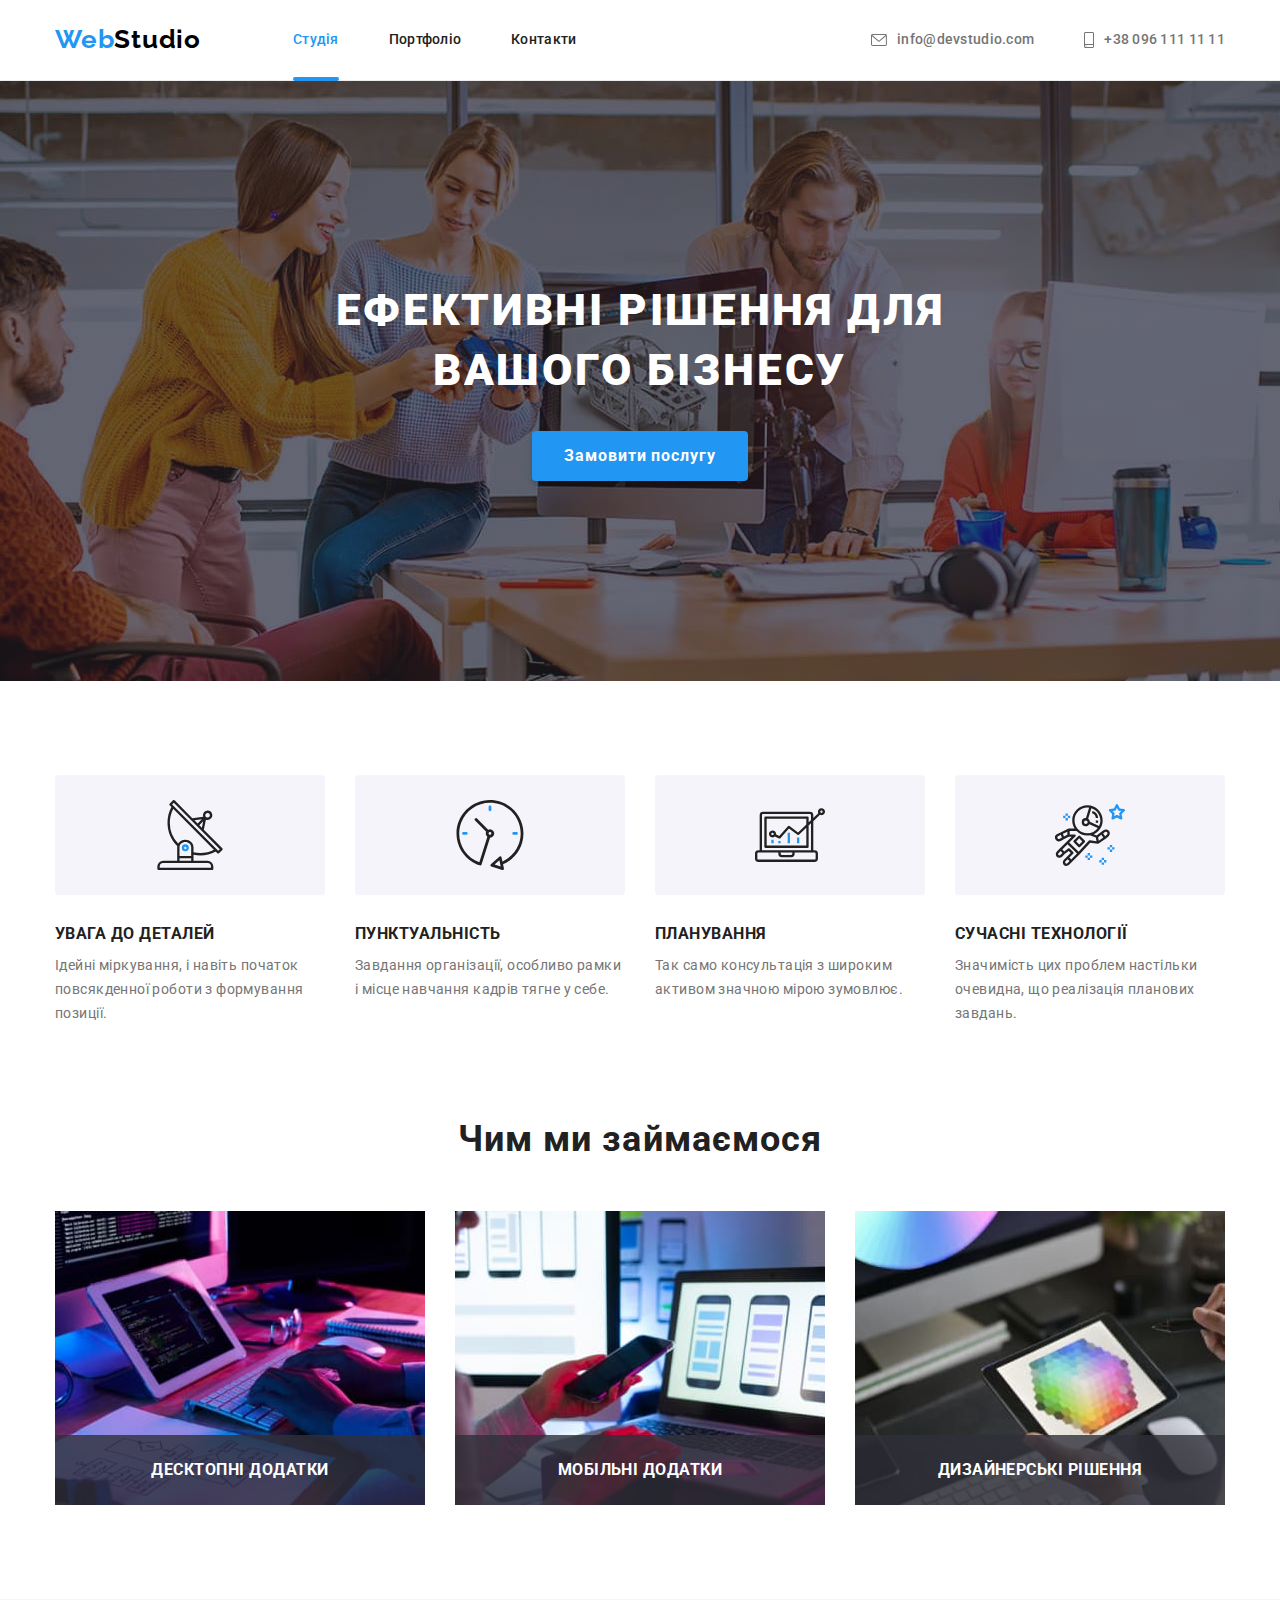
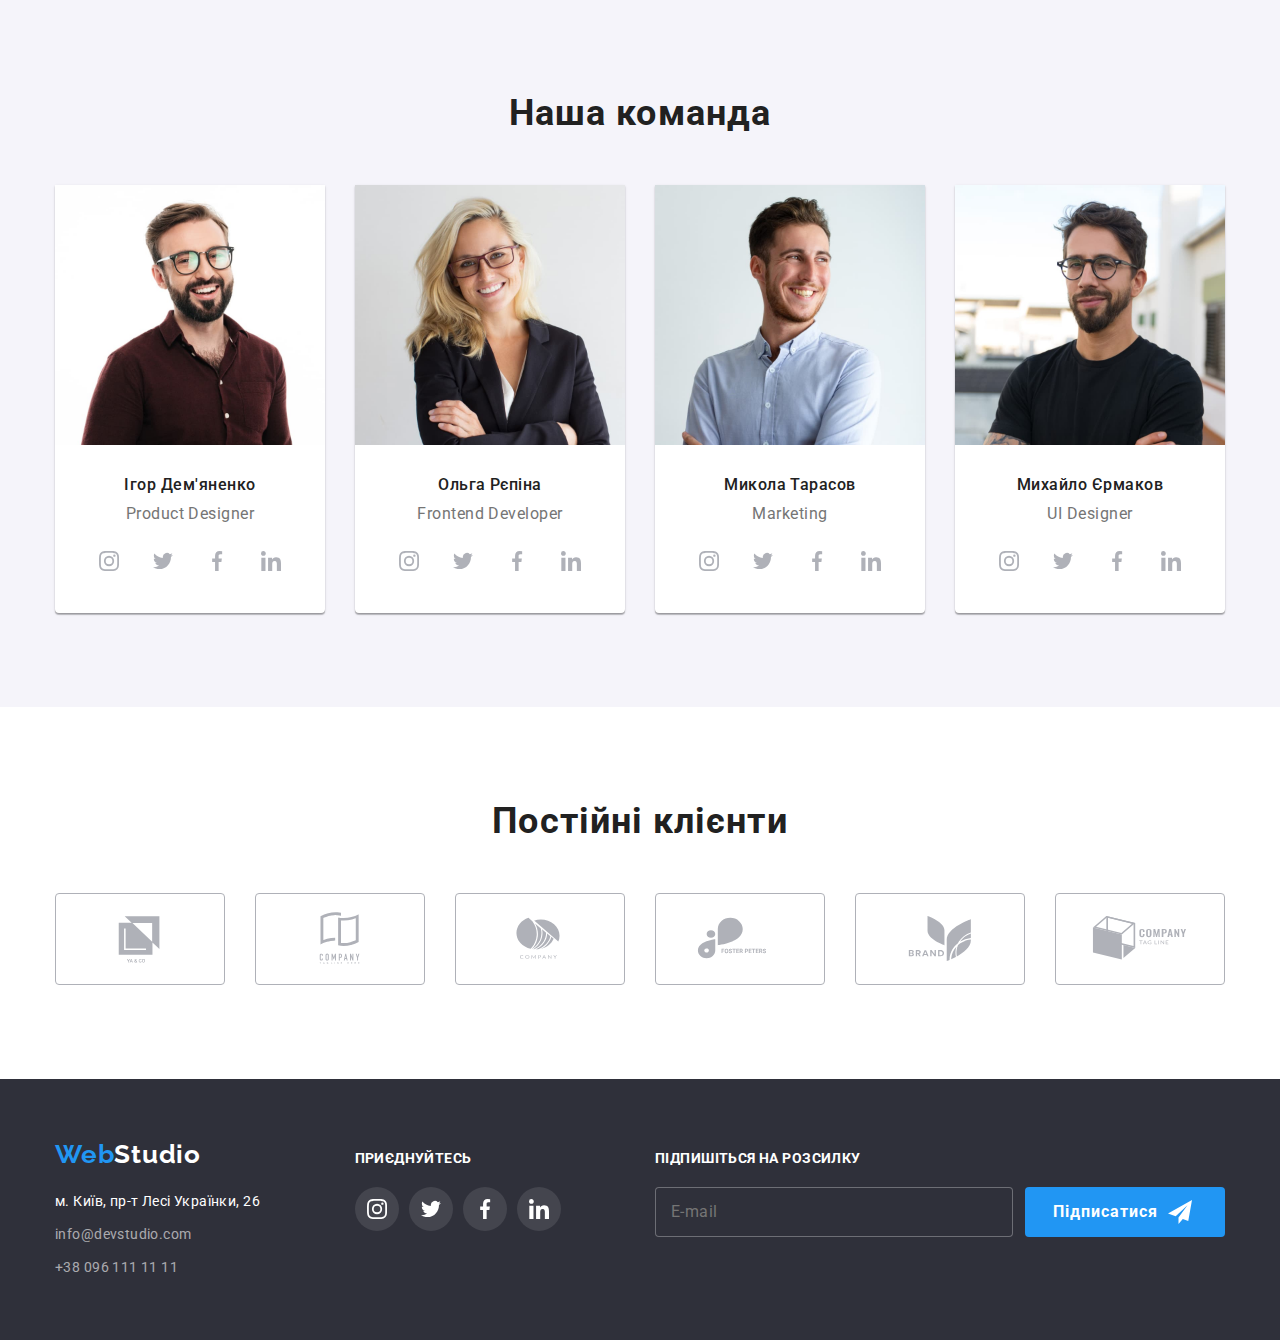
<file: index.html>
<!DOCTYPE html>
<html lang="uk">
  <head>
    <meta charset="UTF-8" />
    <meta http-equiv="X-UA-Compatible" content="IE=edge" />
    <meta name="viewport" content="width=device-width, initial-scale=1.0" />
    <title>Студія</title>
    <link
      href="https://fonts.googleapis.com/css2?family=Raleway:wght@700&family=Roboto:wght@400;500;700;900&display=swap"
      rel="stylesheet"
    />
    <link
      rel="stylesheet"
      href="https://cdnjs.cloudflare.com/ajax/libs/modern-normalize/1.1.0/modern-normalize.min.css"
    />
    <link rel="stylesheet" href="./CSS/main.min.css" />
  </head>
  <body>
    <!--HEADER-->

    <header class="header">
      <div class="container header-box">
        <nav class="container-nav">
          <a href="./index.html" class="logo">
            <span class="accent">Web</span>Studio</a
          >

          <ul class="name-pages">
            <li class="item">
              <a href="./index.html" class="text-nav current">Студія</a>
            </li>
            <li class="item">
              <a href="./portfolio.html" class="text-nav">Портфоліо</a>
            </li>
            <li class="item"><a href="" class="text-nav">Контакти</a></li>
          </ul>
        </nav>

        <ul class="data-contacts">
          <li class="item contact">
            <a href="mailto:info@devstudio.com" class="contacts-nav"
              ><svg class="icon" width="16px" height="12px">
                <use href="./imeges/sprite-opt.svg#icon-envelope1"></use>
              </svg>
              info@devstudio.com</a
            >
          </li>
          <li class="item contact">
            <a href="tel:+380961111111" class="contacts-nav"
              ><svg class="icon" width="10px" height="16px">
                <use href="./imeges/sprite-opt.svg#icon-smartphone1"></use></svg
              >+38 096 111 11 11</a
            >
          </li>
        </ul>
      </div>
    </header>

    <main>
      <!--HERO-->

      <section class="hero">
        <div class="hero-section">
          <h1 class="hero-title">Ефективні рішення для вашого бізнесу</h1>

          <button type="button" class="button-hero" data-modal-open>
            Замовити послугу
          </button>
        </div>
      </section>

      <!--Секція з цінностями-->

      <section class="section">
        <div class="container">
          <h2 class="visually-hidden">Цінності</h2>
          <ul class="values">
            <li class="values-list">
              <div class="icon-values-bg">
                <svg class="icon-values" width="70px" height="70px">
                  <use href="./imeges/sprite-opt.svg#icon-antenna"></use>
                </svg>
              </div>
              <h3 class="title-values">УВАГА ДО ДЕТАЛЕЙ</h3>
              <p class="text-values">
                Ідейні міркування, і навіть початок повсякденної роботи з
                формування позиції.
              </p>
            </li>
            <li class="values-list">
              <div class="icon-values-bg">
                <svg class="icon-values" width="70px" height="70px">
                  <use href="./imeges/sprite-opt.svg#icon-clock"></use>
                </svg>
              </div>
              <h3 class="title-values">ПУНКТУАЛЬНІСТЬ</h3>
              <p class="text-values">
                Завдання організації, особливо рамки і місце навчання кадрів
                тягне у себе.
              </p>
            </li>
            <li class="values-list">
              <div class="icon-values-bg">
                <svg class="icon-values" width="70px" height="70px">
                  <use href="./imeges/sprite-opt.svg#icon-diagram"></use>
                </svg>
              </div>
              <h3 class="title-values">ПЛАНУВАННЯ</h3>
              <p class="text-values">
                Так само консультація з широким активом значною мірою зумовлює.
              </p>
            </li>
            <li class="values-list">
              <div class="icon-values-bg">
                <svg class="icon-values" width="70px" height="70px">
                  <use href="./imeges/sprite-opt.svg#icon-astronaut"></use>
                </svg>
              </div>
              <h3 class="title-values">СУЧАСНІ ТЕХНОЛОГІЇ</h3>
              <p class="text-values">
                Значимість цих проблем настільки очевидна, що реалізація
                планових завдань.
              </p>
            </li>
          </ul>
        </div>
      </section>

      <!--WHAT ARE WE DOING-->

      <section class="section-work section">
        <div class="container">
          <h2 class="section-title">Чим ми займаємося</h2>
          <ul class="presentation">
            <li class="work-view">
              <img
                class="image"
                src="./imeges/img1.jpg"
                width="370"
                height="294"
                alt="Планшет з портативною клавіатурою"
              />
              <div class="version-types">
                <h3 class="version-names">Десктопні додатки</h3>
              </div>
            </li>
            <li class="work-view">
              <img
                class="image"
                src="./imeges/img2.jpg"
                width="370"
                height="294"
                alt="Робота з лебтопом"
              />
              <div class="version-types">
                <h3 class="version-names">Мобільні додатки</h3>
              </div>
            </li>
            <li class="work-view">
              <img
                class="image"
                src="./imeges/img3.jpg"
                width="370"
                height="294"
                alt="Планшет з зображенням спектру"
              />
              <div class="version-types">
                <h3 class="version-names">Дизайнерські рішення</h3>
              </div>
            </li>
          </ul>
        </div>
      </section>

      <!--Секція з фахівцями (командою)-->
      <section class="team section">
        <div class="container">
          <h2 class="section-title">Наша команда</h2>
          <ul class="team-cards">
            <li class="team__member">
              <img
                class="team__photo"
                src="./imeges/img-ihor.jpg"
                width="270"
                height="260"
                alt="Product Designer"
              />
              <h3 class="team__title">Ігор Дем'яненко</h3>
              <p lang="en" class="team__position">Product Designer</p>
              <ul class="social-links">
                <li class="social-links__item">
                  <a href="" class="social-links__link">
                    <svg class="social-links__icon" width="20px" height="20px">
                      <use href="./imeges/sprite-opt.svg#icon-instagram"></use>
                    </svg>
                  </a>
                </li>
                <li class="social-links__item">
                  <a href="" class="social-links__link">
                    <svg class="social-links__icon" width="20px" height="20px">
                      <use href="./imeges/sprite-opt.svg#icon-twitter"></use>
                    </svg>
                  </a>
                </li>
                <li class="social-links__item">
                  <a href="" class="social-links__link">
                    <svg class="social-links__icon" width="20px" height="20px">
                      <use href="./imeges/sprite-opt.svg#icon-facebook"></use>
                    </svg>
                  </a>
                </li>
                <li class="social-links__item">
                  <a href="" class="social-links__link">
                    <svg class="social-links__icon" width="20px" height="20px">
                      <use href="./imeges/sprite-opt.svg#icon-linkedin"></use>
                    </svg>
                  </a>
                </li>
              </ul>
            </li>

            <li class="team__member">
              <img
                class="team__photo"
                src="./imeges/img-olha.jpg"
                width="270"
                height="260"
                alt="Frontend Developer"
              />
              <h3 class="team__title">Ольга Рєпіна</h3>
              <p lang="en" class="team__position">Frontend Developer</p>
              <ul class="social-links">
                <li class="social-links__item">
                  <a href="" class="social-links__link">
                    <svg class="social-links__icon" width="20px" height="20px">
                      <use href="./imeges/sprite-opt.svg#icon-instagram"></use>
                    </svg>
                  </a>
                </li>
                <li class="social-links__item">
                  <a href="" class="social-links__link">
                    <svg class="social-links__icon" width="20px" height="20px">
                      <use href="./imeges/sprite-opt.svg#icon-twitter"></use>
                    </svg>
                  </a>
                </li>
                <li class="social-links__item">
                  <a href="" class="social-links__link">
                    <svg class="social-links__icon" width="20px" height="20px">
                      <use href="./imeges/sprite-opt.svg#icon-facebook"></use>
                    </svg>
                  </a>
                </li>
                <li class="social-links__item">
                  <a href="" class="social-links__link">
                    <svg class="social-links__icon" width="20px" height="20px">
                      <use href="./imeges/sprite-opt.svg#icon-linkedin"></use>
                    </svg>
                  </a>
                </li>
              </ul>
            </li>
            <li class="team__member">
              <img
                class="team__photo"
                src="./imeges/img-mykola.jpg"
                width="270"
                height="260"
                alt="Marketing"
              />
              <h3 class="team__title">Микола Тарасов</h3>
              <p lang="en" class="team__position">Marketing</p>
              <ul class="social-links">
                <li class="social-links__item">
                  <a href="" class="social-links__link">
                    <svg class="social-links__icon" width="20px" height="20px">
                      <use href="./imeges/sprite-opt.svg#icon-instagram"></use>
                    </svg>
                  </a>
                </li>
                <li class="social-links__item">
                  <a href="" class="social-links__link">
                    <svg class="social-links__icon" width="20px" height="20px">
                      <use href="./imeges/sprite-opt.svg#icon-twitter"></use>
                    </svg>
                  </a>
                </li>
                <li class="social-links__item">
                  <a href="" class="social-links__link">
                    <svg class="social-links__icon" width="20px" height="20px">
                      <use href="./imeges/sprite-opt.svg#icon-facebook"></use>
                    </svg>
                  </a>
                </li>
                <li class="social-links__item">
                  <a href="" class="social-links__link">
                    <svg class="social-links__icon" width="20px" height="20px">
                      <use href="./imeges/sprite-opt.svg#icon-linkedin"></use>
                    </svg>
                  </a>
                </li>
              </ul>
            </li>
            <li class="team__member">
              <img
                class="team__photo"
                src="./imeges/img-myhailo.jpg"
                width="270"
                height="260"
                alt="UI Designer"
              />
              <h3 class="team__title">Михайло Єрмаков</h3>
              <p lang="en" class="team__position">UI Designer</p>
              <ul class="social-links">
                <li class="social-links__item">
                  <a href="" class="social-links__link">
                    <svg class="social-links__icon" width="20px" height="20px">
                      <use href="./imeges/sprite-opt.svg#icon-instagram"></use>
                    </svg>
                  </a>
                </li>
                <li class="social-links__item">
                  <a href="" class="social-links__link">
                    <svg class="social-links__icon" width="20px" height="20px">
                      <use href="./imeges/sprite-opt.svg#icon-twitter"></use>
                    </svg>
                  </a>
                </li>
                <li class="social-links__item">
                  <a href="" class="social-links__link">
                    <svg class="social-links__icon" width="20px" height="20px">
                      <use href="./imeges/sprite-opt.svg#icon-facebook"></use>
                    </svg>
                  </a>
                </li>
                <li class="social-links__item">
                  <a href="" class="social-links__link">
                    <svg class="social-links__icon" width="20px" height="20px">
                      <use href="./imeges/sprite-opt.svg#icon-linkedin"></use>
                    </svg>
                  </a>
                </li>
              </ul>
            </li>
          </ul>
        </div>
      </section>
      <!--OUR CLIENTS-->

      <section class="clients section">
        <div class="container">
          <h2 class="section-title">Постійні клієнти</h2>
          <ul class="clients__list">
            <li class="clients__item">
              <a href="" class="clients__link">
                <svg class="clients__icon" width="106px" height="60px">
                  <use href="./imeges/sprite-opt.svg#icon-Logo1"></use>
                </svg>
              </a>
            </li>
            <li class="clients__item">
              <a href="" class="clients__link">
                <svg class="clients__icon" width="106px" height="60px">
                  <use href="./imeges/sprite-opt.svg#icon-Logo2"></use>
                </svg>
              </a>
            </li>
            <li class="clients__item">
              <a href="" class="clients__link">
                <svg class="clients__icon" width="106px" height="60px">
                  <use href="./imeges/sprite-opt.svg#icon-Logo3"></use>
                </svg>
              </a>
            </li>
            <li class="clients__item">
              <a href="" class="clients__link">
                <svg class="clients__icon" width="106px" height="60px">
                  <use href="./imeges/sprite-opt.svg#icon-Logo4"></use>
                </svg>
              </a>
            </li>
            <li class="clients__item">
              <a href="" class="clients__link">
                <svg class="clients__icon" width="106px" height="60px">
                  <use href="./imeges/sprite-opt.svg#icon-Logo5"></use>
                </svg>
              </a>
            </li>
            <li class="clients__item">
              <a href="" class="clients__link">
                <svg class="clients__icon" width="106px" height="60px">
                  <use href="./imeges/sprite-opt.svg#icon-Logo6"></use>
                </svg>
              </a>
            </li>
          </ul>
        </div>
      </section>
    </main>
    
    <!--FOOTER-->

    <footer class="footer">
      <div class="container container-footer">
        <div class="boxes-footer">
          <a href="./index.html" class="logo-footer">
            <span class="accent">Web</span>Studio</a
          >
          <address class="address">
            <ul class="links">
              <li class="item">
                <a
                  href="https://goo.gl/maps/Y4oSbLrccmS1VjcP8"
                  target="_blank"
                  rel="noreferrer noopener nofollow"
                  class="map-point"
                  >м. Київ, пр-т Лесі Українки, 26</a
                >
              </li>
              <li class="item">
                <a href="mailto:info@devstudio.com">info@devstudio.com</a>
              </li>
              <li class="item">
                <a href="tel:+380961111111">+38 096 111 11 11</a>
              </li>
            </ul>
          </address>
        </div>
        <div class="boxes-footer offer-links">
          <p class="offer">приєднуйтесь</p>
          <ul class="social-links-footer">
            <li class="link-item-footer">
              <a href="" class="link-footer">
                <svg class="icon-social-footer" width="20px" height="20px">
                  <use href="./imeges/sprite-opt.svg#icon-instagram"></use>
                </svg>
              </a>
            </li>
            <li class="link-item-footer">
              <a href="" class="link-footer">
                <svg class="icon-social-footer" width="20px" height="20px">
                  <use href="./imeges/sprite-opt.svg#icon-twitter"></use>
                </svg>
              </a>
            </li>
            <li class="link-item-footer">
              <a href="" class="link-footer">
                <svg class="icon-social-footer" width="20px" height="20px">
                  <use href="./imeges/sprite-opt.svg#icon-facebook"></use>
                </svg>
              </a>
            </li>
            <li class="link-item-footer">
              <a href="" class="link-footer">
                <svg class="icon-social-footer" width="20px" height="20px">
                  <use href="./imeges/sprite-opt.svg#icon-linkedin"></use>
                </svg>
              </a>
            </li>
          </ul>
        </div>
        <div class="form-subscribe">
          <p class="offer">Підпишіться на розсилку</p>
          <form
            action="#"
            name="signup_form"
            autocomplete="on"
            novalidate
            class="form-footer"
          >
            <label>
              <input
                type="email"
                name="email"
                placeholder="E-mail"
                class="input-footer"
              />
            </label>
            <button type="submit" class="button-subscribe">
              Підписатися
              <svg class="icon-subscribe" width="24px" height="24px">
                <use href="./imeges/sprite-opt.svg#icon-icon-send"></use>
              </svg>
            </button>
          </form>
        </div>
      </div>
    </footer>

    <!--MODAL-->
    <div class="backdrop is-hidden" data-modal>
      <div class="modal">
        <button type="button" class="close-button" data-modal-close>
          <svg class="icon-close" width="18px" height="18px">
            <use href="./imeges/sprite-opt.svg#icon-close-btn"></use>
          </svg>
        </button>
        <p class="modal-tittle">Залиште свої дані, ми вам передзвонимо</p>
        <form action="#" class="form-modal">
          <div class="form-element">
            <label for="name" class="label-name">Ім'я</label>
            <div class="input-insert">
              <input type="text" name="username" id="name" class="input-style" />
              <svg class="icon-modal" width="18px" height="18px">
                <use href="./imeges/sprite-opt.svg#icon-person-black"></use>
              </svg>
            </div>
            <label for="tel" class="label-name">Телефон</label>
            <div class="input-insert">
              <input type="tel" name="phone-number" id="tel" class="input-style" />
              <svg class="icon-modal" width="18px" height="18px">
                <use href="./imeges/sprite-opt.svg#icon-phone-black"></use>
              </svg>
            </div>
            <label for="mail" class="label-name">Пошта</label>
            <div class="input-insert">
              <input type="email" name="email" id="mail" class="input-style" />
              <svg class="icon-modal" width="18px" height="18px">
                <use href="./imeges/sprite-opt.svg#icon-email-black"></use>
              </svg>
            </div>
            <label for="comment" class="label-name">Коментар</label>
            <textarea
              name="comment"
              id="comment"
              placeholder="Введіть коментар"
              class="textarea-style"
            ></textarea>
          </div>
          <div class="checked">
            <input type="checkbox" name="confirm" id="agree" class="visually-hidden" />
            <label for="agree" class="style-agree">
              <svg class="icon-check" width="16px" height="15px">
                <use href="./imeges/sprite-opt.svg#icon-Vector-1"></use></svg
              >Погоджуюся з розсилкою та приймаю <a href="" class="terms"> Умови договору</a>
            </label>
            <button type="submit" class="button-send">Відправити</button>
          </div>
        </form>
      </div>
    </div>
    <script src="./js/modal.js"></script>
  </body>
</html>
</file>
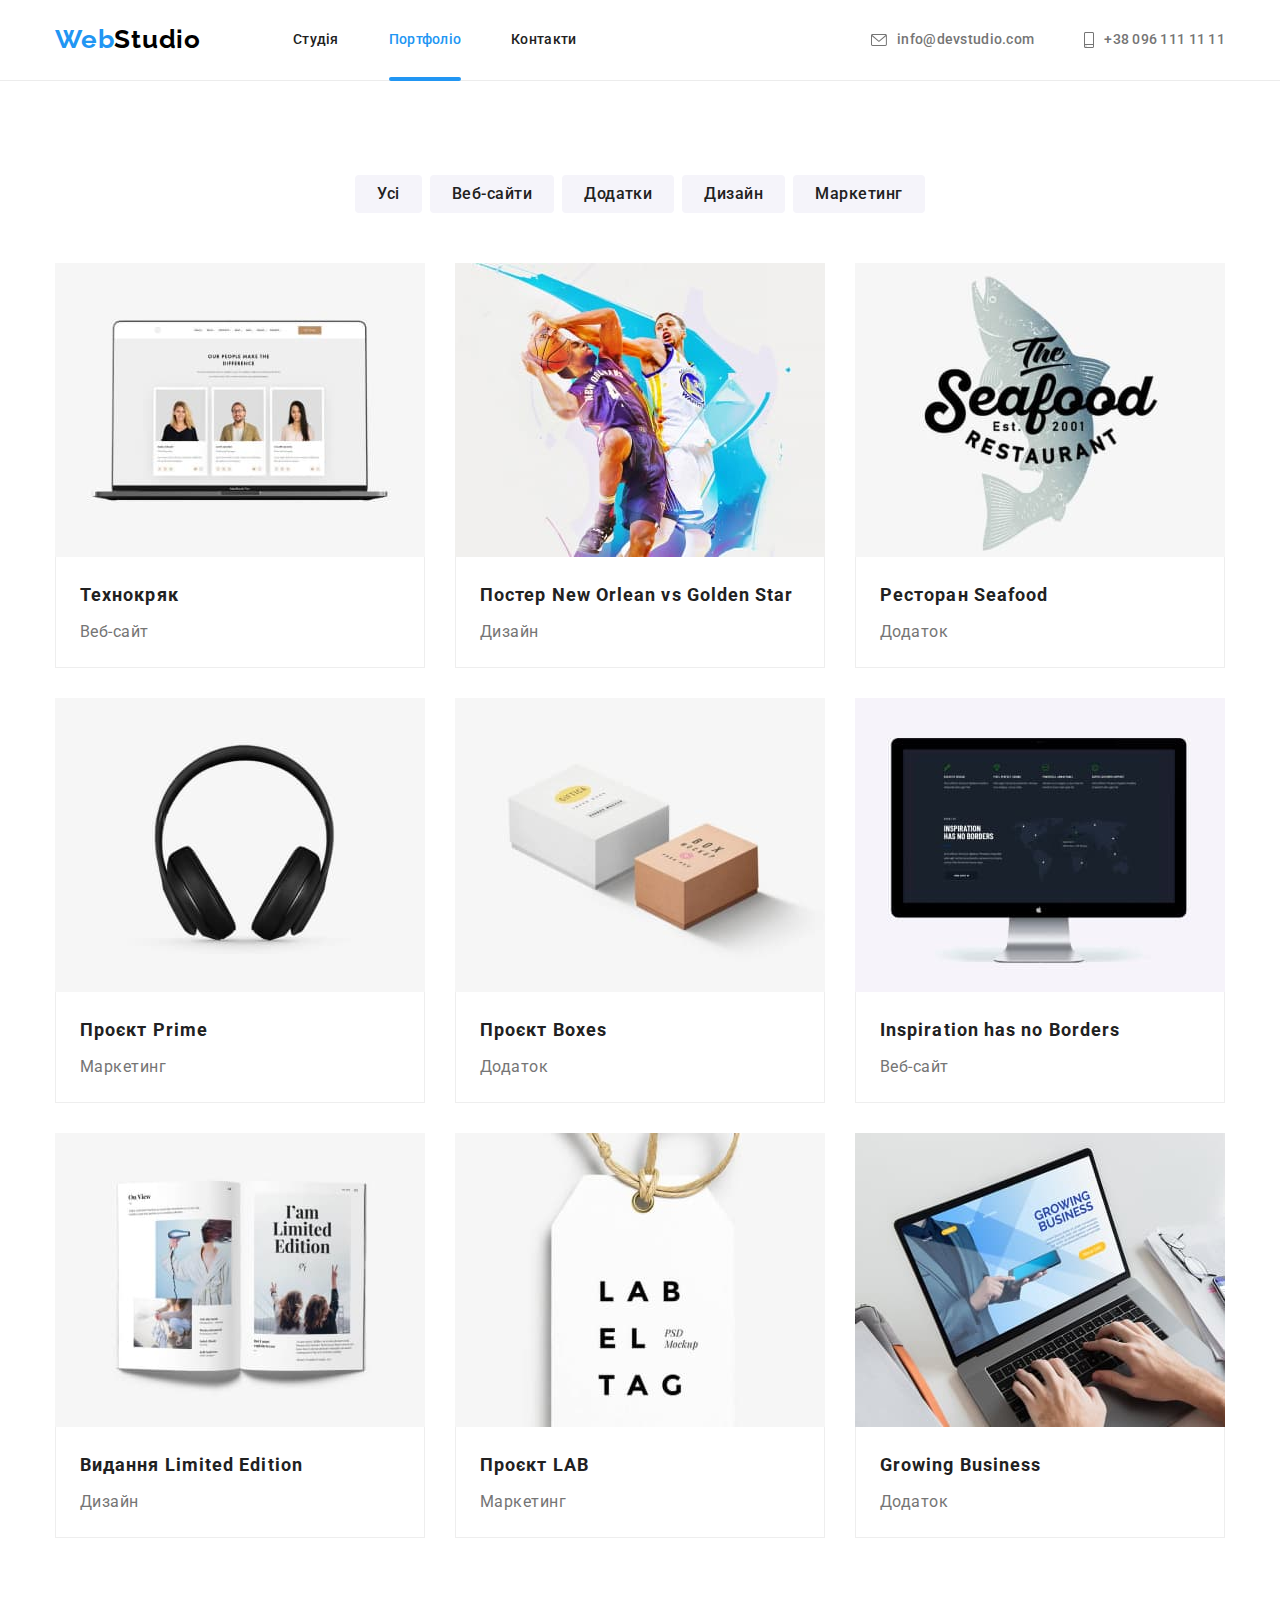
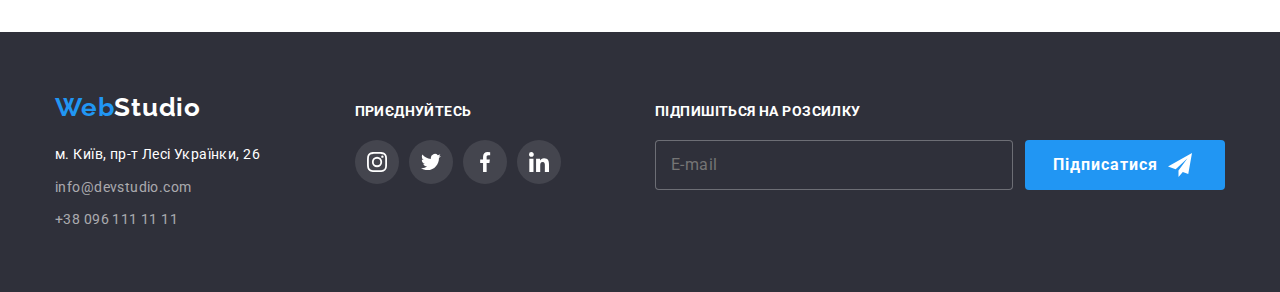
<file: portfolio.html>
<!DOCTYPE html>
<html lang="uk">
  <head>
    <meta charset="UTF-8" />
    <meta http-equiv="X-UA-Compatible" content="IE=edge" />
    <meta name="viewport" content="width=device-width, initial-scale=1.0" />
    <title>Портфоліо</title>
    <link
      href="https://fonts.googleapis.com/css2?family=Raleway:wght@700&family=Roboto:wght@400;500;700;900&display=swap"
      rel="stylesheet"
    />
    <link
      rel="stylesheet"
      href="https://cdnjs.cloudflare.com/ajax/libs/modern-normalize/1.1.0/modern-normalize.min.css"
    />
    <link rel="stylesheet" href="./CSS/main.min.css" />
  </head>
  <body>
    <!--Шапка сайта-->
    <header class="header">
      <div class="container header-box">
        <nav class="container-nav">
          <a href="./index.html" class="logo">
            <span class="accent">Web</span>Studio</a
          >

          <ul class="name-pages">
            <li class="item">
              <a href="./index.html" class="text-nav">Студія</a>
            </li>
            <li class="item">
              <a href="./portfolio.html" class="text-nav current">Портфоліо</a>
            </li>
            <li class="item"><a href="" class="text-nav">Контакти</a></li>
          </ul>
        </nav>

        <ul class="data-contacts">
          <li class="item contact">
            <a href="mailto:info@devstudio.com" class="contacts-nav"
              ><svg class="icon" width="16px" height="12px">
                <use href="./imeges/sprite-opt.svg#icon-envelope1"></use>
              </svg>
              info@devstudio.com</a
            >
          </li>
          <li class="item contact">
            <a href="tel:+380961111111" class="contacts-nav"
              ><svg class="icon" width="10px" height="16px">
                <use href="./imeges/sprite-opt.svg#icon-smartphone1"></use></svg
              >+38 096 111 11 11</a
            >
          </li>
        </ul>
      </div>
    </header>
    <main>
      <!--Секція з типами послуг (Portfolio)-->
      <section class="section">
        <div class="container">
          <h1 class="visually-hidden">Перелік проектів</h1>

          <ul class="buttons-list">
            <li class="item">
              <button type="button" class="button-port">Усі</button>
            </li>
            <li class="item">
              <button type="button" class="button-port">Веб-сайти</button>
            </li>
            <li class="item">
              <button type="button" class="button-port">Додатки</button>
            </li>
            <li class="item">
              <button type="button" class="button-port">Дизайн</button>
            </li>
            <li class="item">
              <button type="button" class="button-port">Маркетинг</button>
            </li>
          </ul>

          <ul class="card-list">
            <li class="card">
              <a href="" class="card-link">
                <div class="slide-description">
                  <img
                    class="image-card"
                    src="./imeges/img1opn-lt.jpg"
                    width="370"
                    alt="Лебтоб із зображенням сайту"
                  />
                  <p class="text-description">
                    Ресурс пропонує комплексні пропозиції з різним рівнем
                    функціоналу та сервісів. Все це дозволить відвідувачу
                    отримати вичерпні відомості про компанію чи приватну особу.
                  </p>
                </div>
                <div class="title-description">
                  <h2 class="title-projects">Технокряк</h2>
                  <p class="text-desc">Веб-сайт</p>
                </div>
              </a>
            </li>
            <li class="card">
              <a href="" class="card-link">
                <div class="slide-description">
                  <img
                    class="image-card"
                    src="./imeges/img2bb-players.jpg"
                    width="370"
                    alt="Боротьба баскетболістів за м'яч"
                  />
                  <p class="text-description">
                    Ресурс пропонує комплексні пропозиції з різним рівнем
                    функціоналу та сервісів. Все це дозволить відвідувачу
                    отримати вичерпні відомості про компанію чи приватну особу.
                  </p>
                </div>
                <div class="title-description">
                  <h2 class="title-projects">
                    Постер New Orlean vs Golden Star
                  </h2>
                  <p class="text-desc">Дизайн</p>
                </div>
              </a>
            </li>
            <li class="card">
              <a href="" class="card-link">
                <div class="slide-description">
                  <img
                    class="image-card"
                    src="./imeges/img3fish-logo.jpg"
                    width="370"
                    alt="Логотип на фоні риби"
                  />
                  <p class="text-description">
                    Ресурс пропонує комплексні пропозиції з різним рівнем
                    функціоналу та сервісів. Все це дозволить відвідувачу
                    отримати вичерпні відомості про компанію чи приватну особу.
                  </p>
                </div>
                <div class="title-description">
                  <h2 class="title-projects">Ресторан Seafood</h2>
                  <p class="text-desc">Додаток</p>
                </div>
              </a>
            </li>
            <li class="card">
              <a href="" class="card-link">
                <div class="slide-description">
                  <img
                    class="image-card"
                    src="./imeges/img4phones.jpg"
                    width="370"
                    alt="Наушники-обруч"
                  />
                  <p class="text-description">
                    Ресурс пропонує комплексні пропозиції з різним рівнем
                    функціоналу та сервісів. Все це дозволить відвідувачу
                    отримати вичерпні відомості про компанію чи приватну особу.
                  </p>
                </div>
                <div class="title-description">
                  <h2 class="title-projects">Проєкт Prime</h2>
                  <p class="text-desc">Маркетинг</p>
                </div>
              </a>
            </li>
            <li class="card">
              <a href="" class="card-link">
                <div class="slide-description">
                  <img
                    class="image-card"
                    src="./imeges/img5boxes.jpg"
                    width="370"
                    alt="Дві комплектувальні коробки"
                  />
                  <p class="text-description">
                    Ресурс пропонує комплексні пропозиції з різним рівнем
                    функціоналу та сервісів. Все це дозволить відвідувачу
                    отримати вичерпні відомості про компанію чи приватну особу.
                  </p>
                </div>
                <div class="title-description">
                  <h2 class="title-projects">Проєкт Boxes</h2>
                  <p class="text-desc">Додаток</p>
                </div>
              </a>
            </li>
            <li class="card">
              <a href="" class="card-link">
                <div class="slide-description">
                  <img
                    class="image-card"
                    src="./imeges/img6app-monitor.jpg"
                    width="370"
                    alt="Монітор Apple із зображенням сайту"
                  />
                  <p class="text-description">
                    Ресурс пропонує комплексні пропозиції з різним рівнем
                    функціоналу та сервісів. Все це дозволить відвідувачу
                    отримати вичерпні відомості про компанію чи приватну особу.
                  </p>
                </div>
                <div class="title-description">
                  <h2 lang="en" class="title-projects">
                    Inspiration has no Borders
                  </h2>
                  <p class="text-desc">Веб-сайт</p>
                </div>
              </a>
            </li>
            <li class="card">
              <a href="" class="card-link">
                <div class="slide-description">
                  <img
                    class="image-card"
                    src="./imeges/img7opn-book.jpg"
                    width="370"
                    alt="Розгорнута книга"
                  />
                  <p class="text-description">
                    Ресурс пропонує комплексні пропозиції з різним рівнем
                    функціоналу та сервісів. Все це дозволить відвідувачу
                    отримати вичерпні відомості про компанію чи приватну особу.
                  </p>
                </div>
                <div class="title-description">
                  <h2 class="title-projects">Видання Limited Edition</h2>
                  <p class="text-desc">Дизайн</p>
                </div>
              </a>
            </li>
            <li class="card">
              <a href="" class="card-link">
                <div class="slide-description">
                  <img
                    class="image-card"
                    src="./imeges/img8tag.jpg"
                    width="370"
                    alt="Маркована бірка"
                  />
                  <p class="text-description">
                    Ресурс пропонує комплексні пропозиції з різним рівнем
                    функціоналу та сервісів. Все це дозволить відвідувачу
                    отримати вичерпні відомості про компанію чи приватну особу.
                  </p>
                </div>
                <div class="title-description">
                  <h2 class="title-projects">Проєкт LAB</h2>
                  <p class="text-desc">Маркетинг</p>
                </div>
              </a>
            </li>
            <li class="card">
              <a href="" class="card-link">
                <div class="slide-description">
                  <img
                    class="image-card"
                    src="./imeges/img9lt-work.jpg"
                    width="370"
                    alt="Використання лебтоп"
                  />
                  <p class="text-description">
                    Ресурс пропонує комплексні пропозиції з різним рівнем
                    функціоналу та сервісів. Все це дозволить відвідувачу
                    отримати вичерпні відомості про компанію чи приватну особу.
                  </p>
                </div>
                <div class="title-description">
                  <h2 lang="en" class="title-projects">Growing Business</h2>
                  <p class="text-desc">Додаток</p>
                </div>
              </a>
            </li>
          </ul>
        </div>
      </section>
    </main>

    <footer class="footer">
      <div class="container container-footer">
        <div class="boxes-footer">
          <a href="./index.html" class="logo-footer">
            <span class="accent">Web</span>Studio</a
          >
          <address class="address">
            <ul class="links">
              <li class="item">
                <a
                  href="https://goo.gl/maps/Y4oSbLrccmS1VjcP8"
                  target="_blank"
                  rel="noreferrer noopener nofollow"
                  class="map-point"
                  >м. Київ, пр-т Лесі Українки, 26</a
                >
              </li>
              <li class="item">
                <a href="mailto:info@devstudio.com">info@devstudio.com</a>
              </li>
              <li class="item">
                <a href="tel:+380961111111">+38 096 111 11 11</a>
              </li>
            </ul>
          </address>
        </div>
        <div class="boxes-footer offer-links">
          <p class="offer">приєднуйтесь</p>
          <ul class="social-links-footer">
            <li class="link-item-footer">
              <a href="" class="link-footer">
                <svg class="icon-social-footer" width="20px" height="20px">
                  <use href="./imeges/sprite-opt.svg#icon-instagram"></use>
                </svg>
              </a>
            </li>
            <li class="link-item-footer">
              <a href="" class="link-footer">
                <svg class="icon-social-footer" width="20px" height="20px">
                  <use href="./imeges/sprite-opt.svg#icon-twitter"></use>
                </svg>
              </a>
            </li>
            <li class="link-item-footer">
              <a href="" class="link-footer">
                <svg class="icon-social-footer" width="20px" height="20px">
                  <use href="./imeges/sprite-opt.svg#icon-facebook"></use>
                </svg>
              </a>
            </li>
            <li class="link-item-footer">
              <a href="" class="link-footer">
                <svg class="icon-social-footer" width="20px" height="20px">
                  <use href="./imeges/sprite-opt.svg#icon-linkedin"></use>
                </svg>
              </a>
            </li>
          </ul>
        </div>
        <div class="form-subscribe">
          <p class="offer">Підпишіться на розсилку</p>
          <form
            action="#"
            name="signup_form"
            autocomplete="on"
            novalidate
            class="form-footer"
          >
            <label>
              <input
                type="email"
                name="email"
                placeholder="E-mail"
                class="input-footer"
              />
            </label>
            <button type="submit" class="button-subscribe">
              Підписатися
              <svg class="icon-subscribe" width="24px" height="24px">
                <use href="./imeges/sprite-opt.svg#icon-icon-send"></use>
              </svg>
            </button>
          </form>
        </div>
      </div>
    </footer>
  </body>
</html>
</file>
<file: CSS/main.min.css>
html{-webkit-box-sizing:border-box;box-sizing:border-box}*,*::before,*::after{-webkit-box-sizing:inherit;box-sizing:inherit}body{font-family:"Roboto",sans-serif;color:#212121;font-size:14px}a{text-decoration:none;-webkit-transition:color 250ms cubic-bezier(0.4, 0, 0.2, 1);transition:color 250ms cubic-bezier(0.4, 0, 0.2, 1)}img{display:block;max-width:100%}.container{width:1200px;padding-left:15px;padding-right:15px;margin-left:auto;margin-right:auto}.section{padding-top:94px;padding-bottom:94px}.visually-hidden{position:absolute;width:1px;height:1px;margin:-1px;border:0;padding:0;white-space:nowrap;-webkit-clip-path:inset(100%);clip-path:inset(100%);clip:rect(0 0 0 0);overflow:hidden}h1,h2,h3,h4,h5,h6,ul,p{margin:0}ul{padding:0}li{list-style-type:none;margin:0;padding:0}:root{--paragraph-color: #757575;--set-card-gap: 30px;--hover-color: #2196f3;--no-action-color: #afb1b8}.header{border-bottom:1px solid #ececec}.logo{display:inline-block;width:145px;padding-top:24px;padding-bottom:25px;font-family:"Raleway",sans-serif;font-weight:700;font-size:26px;line-height:1.19;letter-spacing:.03em;color:#000}.accent{color:#2196f3}.container-nav{display:-webkit-box;display:-ms-flexbox;display:flex}.header-box{display:-webkit-box;display:-ms-flexbox;display:flex;-webkit-box-align:center;-ms-flex-align:center;align-items:center}.name-pages{display:-webkit-box;display:-ms-flexbox;display:flex;margin-left:93px}.name-pages .text-nav{display:block;padding-top:32px;padding-bottom:32px}.name-pages .item:not(:last-child){margin-right:50px}.text-nav{font-weight:500;line-height:1.14;letter-spacing:.02em;color:#212121;position:relative}.text-nav:hover,.text-nav:focus{color:var(--hover-color)}.text-nav.current{color:#2196f3}.current::after{content:"";display:block;width:100%;height:4px;background-color:var(--hover-color);border-radius:2px;position:absolute;bottom:-1px}.contacts-nav{display:-webkit-box;display:-ms-flexbox;display:flex;-webkit-box-align:center;-ms-flex-align:center;align-items:center;padding-top:32px;padding-bottom:32px;font-weight:500;line-height:1.14;letter-spacing:.02em;color:var(--paragraph-color)}.contacts-nav:hover,.contacts-nav:focus{color:var(--hover-color)}.icon{fill:currentColor;margin-right:10px}.data-contacts{display:-webkit-box;display:-ms-flexbox;display:flex;margin-left:auto}.data-contacts .item+.item{margin-left:50px}.hero-section{padding-top:200px;padding-bottom:200px}.hero{text-align:center;max-width:1600px;height:600px;margin-left:auto;margin-right:auto;background-image:-webkit-gradient(linear, left top, left bottom, from(rgba(47, 48, 58, 0.4)), to(rgba(47, 48, 58, 0.4))),url("../imeges/Img-bg-hero.jpg");background-image:linear-gradient(rgba(47, 48, 58, 0.4), rgba(47, 48, 58, 0.4)),url("../imeges/Img-bg-hero.jpg");background-repeat:no-repeat;background-position:center;background-size:cover}.hero-title{width:696px;margin-bottom:30px;margin-left:auto;margin-right:auto;font-weight:900;font-size:44px;line-height:1.36;letter-spacing:.06em;text-transform:uppercase;color:#fff}.button-hero{display:inline-block;padding:10px 32px;min-width:216px;font-family:"Roboto";font-style:normal;font-weight:700;font-size:16px;line-height:1.88;letter-spacing:.06em;cursor:pointer;border:none;border-radius:4px;color:#fff;background-color:#2196f3;-webkit-box-shadow:0px 4px 4px rgba(0,0,0,.15);box-shadow:0px 4px 4px rgba(0,0,0,.15);-webkit-transition:opacity 250ms cubic-bezier(0.4, 0, 0.2, 1);transition:opacity 250ms cubic-bezier(0.4, 0, 0.2, 1)}.button-hero:hover,.button-hero:focus{opacity:.8}.values{display:-webkit-box;display:-ms-flexbox;display:flex}.values .values-list{width:calc((100% - 90px)/4)}.values .values-list:not(:last-child){margin-right:var(--set-card-gap)}.title-values{margin-bottom:10px;font-weight:700;line-height:1.14;letter-spacing:.03em;text-transform:uppercase}.text-values{line-height:1.71;letter-spacing:.03em;color:var(--paragraph-color)}.icon-values-bg{display:-webkit-box;display:-ms-flexbox;display:flex;-webkit-box-pack:center;-ms-flex-pack:center;justify-content:center;-webkit-box-align:center;-ms-flex-align:center;align-items:center;background-color:#f5f4fa;border-radius:4px;width:270px;height:120px;margin-bottom:30px}.section-work.section{padding-top:0}.presentation{display:-webkit-box;display:-ms-flexbox;display:flex}.presentation .work-view{width:calc((100% - 60px)/3);position:relative}.presentation .work-view:not(:last-child){margin-right:var(--set-card-gap)}.section-title{margin-bottom:50px;font-weight:700;font-size:36px;line-height:1.16;text-align:center;letter-spacing:.03em}.version-types{width:370px;height:70px;background-color:rgba(47,48,58,.8);display:-webkit-box;display:-ms-flexbox;display:flex;-webkit-box-pack:center;-ms-flex-pack:center;justify-content:center;-webkit-box-align:center;-ms-flex-align:center;align-items:center;position:absolute;bottom:0;left:0}.version-names{color:#fff;font-weight:700;line-height:1.14;letter-spacing:.03em;text-transform:uppercase}.team-cards{display:-webkit-box;display:-ms-flexbox;display:flex}.team__member{width:calc((100% - 90px)/4);background-color:#fff;border:none;-webkit-box-shadow:0px 1px 3px rgba(0,0,0,.12),0px 1px 1px rgba(0,0,0,.14),0px 2px 1px rgba(0,0,0,.2);box-shadow:0px 1px 3px rgba(0,0,0,.12),0px 1px 1px rgba(0,0,0,.14),0px 2px 1px rgba(0,0,0,.2);border-radius:0px 0px 4px 4px}.team__member:not(:last-child){margin-right:var(--set-card-gap)}.team{background:#f5f4fa}.team__photo{margin-bottom:30px}.team__title{text-align:center;margin-bottom:10px;font-weight:500;font-size:16px;line-height:1.19;letter-spacing:.03em}.team__position{margin-bottom:16px;text-align:center;font-size:16px;line-height:1.19;letter-spacing:.03em;color:var(--paragraph-color)}.social-links__link{display:-webkit-box;display:-ms-flexbox;display:flex;-webkit-box-pack:center;-ms-flex-pack:center;justify-content:center;-webkit-box-align:center;-ms-flex-align:center;align-items:center;width:44px;height:44px;border-radius:50%;fill:var(--no-action-color);-webkit-transition:background-color 250ms cubic-bezier(0.4, 0, 0.2, 1);transition:background-color 250ms cubic-bezier(0.4, 0, 0.2, 1)}.social-links__link:hover,.social-links__link:focus{fill:#fff;background-color:var(--hover-color)}.social-links__icon{-webkit-transition:fill 250ms cubic-bezier(0.4, 0, 0.2, 1);transition:fill 250ms cubic-bezier(0.4, 0, 0.2, 1)}.social-links__item+.social-links__item{margin-left:10px}.social-links{display:-webkit-box;display:-ms-flexbox;display:flex;-webkit-box-pack:center;-ms-flex-pack:center;justify-content:center;margin-bottom:30px}.clients__link{display:-webkit-box;display:-ms-flexbox;display:flex;-webkit-box-pack:center;-ms-flex-pack:center;justify-content:center;-webkit-box-align:center;-ms-flex-align:center;align-items:center;width:170px;height:92px;border:1px solid var(--no-action-color);border-radius:4px;fill:var(--no-action-color);-webkit-transition:border 250ms cubic-bezier(0.4, 0, 0.2, 1);transition:border 250ms cubic-bezier(0.4, 0, 0.2, 1)}.clients__link:hover,.clients__link:focus{fill:var(--hover-color);border:1px solid var(--hover-color)}.clients__icon{-webkit-transition:fill 250ms cubic-bezier(0.4, 0, 0.2, 1);transition:fill 250ms cubic-bezier(0.4, 0, 0.2, 1)}.clients__list{display:-webkit-box;display:-ms-flexbox;display:flex;-webkit-box-pack:justify;-ms-flex-pack:justify;justify-content:space-between}.buttons-list{display:-webkit-box;display:-ms-flexbox;display:flex;-webkit-box-pack:center;-ms-flex-pack:center;justify-content:center;margin-bottom:50px}.buttons-list .item:not(:last-child){margin-right:8px}.button-port{display:inline-block;padding:6px 22px;font-family:"Roboto";font-style:normal;font-weight:500;font-size:16px;line-height:1.62;letter-spacing:.03em;cursor:pointer;border:none;border-radius:4px;text-align:center;color:#212121;background-color:#f5f4fa;-webkit-transition:color 250ms cubic-bezier(0.4, 0, 0.2, 1),background-color 250ms cubic-bezier(0.4, 0, 0.2, 1),-webkit-box-shadow 250ms cubic-bezier(0.4, 0, 0.2, 1);transition:color 250ms cubic-bezier(0.4, 0, 0.2, 1),background-color 250ms cubic-bezier(0.4, 0, 0.2, 1),-webkit-box-shadow 250ms cubic-bezier(0.4, 0, 0.2, 1);transition:color 250ms cubic-bezier(0.4, 0, 0.2, 1),background-color 250ms cubic-bezier(0.4, 0, 0.2, 1),box-shadow 250ms cubic-bezier(0.4, 0, 0.2, 1);transition:color 250ms cubic-bezier(0.4, 0, 0.2, 1),background-color 250ms cubic-bezier(0.4, 0, 0.2, 1),box-shadow 250ms cubic-bezier(0.4, 0, 0.2, 1),-webkit-box-shadow 250ms cubic-bezier(0.4, 0, 0.2, 1)}.button-port:hover,.button-port:focus{color:#fff;background-color:#2196f3;-webkit-box-shadow:0px 3px 1px rgba(0,0,0,.1),0px 1px 2px rgba(0,0,0,.08),0px 2px 2px rgba(0,0,0,.12);box-shadow:0px 3px 1px rgba(0,0,0,.1),0px 1px 2px rgba(0,0,0,.08),0px 2px 2px rgba(0,0,0,.12)}.slide-description{position:relative;overflow:hidden}.text-description{font-family:"Roboto";font-style:normal;font-weight:400;font-size:18px;line-height:1.55;letter-spacing:.03em;color:#fff;padding:63px 24px;width:370px;height:294px;background-color:rgba(33,150,243,.9);position:absolute;top:0;-webkit-transform:translateY(100%);transform:translateY(100%);-webkit-transition:-webkit-transform 250ms cubic-bezier(0.4, 0, 0.2, 1);transition:-webkit-transform 250ms cubic-bezier(0.4, 0, 0.2, 1);transition:transform 250ms cubic-bezier(0.4, 0, 0.2, 1);transition:transform 250ms cubic-bezier(0.4, 0, 0.2, 1), -webkit-transform 250ms cubic-bezier(0.4, 0, 0.2, 1)}.card-list{display:-webkit-box;display:-ms-flexbox;display:flex;-ms-flex-wrap:wrap;flex-wrap:wrap}.card-link{display:block;color:inherit;-webkit-transition:-webkit-box-shadow 250ms cubic-bezier(0.4, 0, 0.2, 1);transition:-webkit-box-shadow 250ms cubic-bezier(0.4, 0, 0.2, 1);transition:box-shadow 250ms cubic-bezier(0.4, 0, 0.2, 1);transition:box-shadow 250ms cubic-bezier(0.4, 0, 0.2, 1), -webkit-box-shadow 250ms cubic-bezier(0.4, 0, 0.2, 1)}.card-link:hover,.card-link:focus{-webkit-box-shadow:0px 1px 1px rgba(0,0,0,.12),0px 4px 4px rgba(0,0,0,.06),1px 4px 6px rgba(0,0,0,.16);box-shadow:0px 1px 1px rgba(0,0,0,.12),0px 4px 4px rgba(0,0,0,.06),1px 4px 6px rgba(0,0,0,.16)}.card-link:hover .text-description,.card-link:focus .text-description{-webkit-transform:translateY(0);transform:translateY(0)}.card{margin-right:var(--set-card-gap);margin-bottom:var(--set-card-gap)}.card:nth-child(3n){margin-right:0}.card:nth-last-child(-n+3){margin-bottom:0}.title-description{padding:20px 24px;border-right:1px solid #eee;border-bottom:1px solid #eee;border-left:1px solid #eee}.title-projects{margin-bottom:4px;font-weight:700;font-size:18px;line-height:2;letter-spacing:.06em}.text-desc{font-size:16px;line-height:1.87;letter-spacing:.03em;color:var(--paragraph-color)}.footer{background-color:#2f303a}.container-footer{padding-top:60px;padding-bottom:60px}.logo-footer{margin-bottom:20px;display:block;font-family:"Raleway",sans-serif;font-weight:700;font-size:26px;line-height:1.19;letter-spacing:.03em;color:#fff}.links .item:not(:last-child){margin-bottom:9px}.links a{display:block;font-style:normal;line-height:1.71;letter-spacing:.03em;color:rgba(255,255,255,.6)}.links a:hover,.links a:focus{color:#2196f3}.links .map-point{color:#fff}.offer{color:#fff;font-weight:700;line-height:1.14;letter-spacing:.03em;text-transform:uppercase;margin-bottom:20px}.link-footer{display:-webkit-box;display:-ms-flexbox;display:flex;-webkit-box-pack:center;-ms-flex-pack:center;justify-content:center;-webkit-box-align:center;-ms-flex-align:center;align-items:center;width:44px;height:44px;fill:#fff;background:rgba(255,255,255,.1);border-radius:50%;-webkit-transition:background-color 250ms cubic-bezier(0.4, 0, 0.2, 1);transition:background-color 250ms cubic-bezier(0.4, 0, 0.2, 1)}.link-footer:hover,.link-footer:focus{fill:#fff;background-color:var(--hover-color);border-radius:50%}.social-links-footer .link-item-footer+.link-item-footer{margin-left:10px}.social-links-footer{display:-webkit-box;display:-ms-flexbox;display:flex}.container-footer{display:-webkit-box;display:-ms-flexbox;display:flex;-webkit-box-align:baseline;-ms-flex-align:baseline;align-items:baseline;-webkit-box-pack:justify;-ms-flex-pack:justify;justify-content:space-between}.form-footer{display:-webkit-box;display:-ms-flexbox;display:flex}.input-footer{outline:none;width:358px;height:50px;border:1px solid rgba(255,255,255,.3);border-radius:4px;background-color:#2f303a;padding:15px;font-weight:400;font-size:16px;line-height:1.25;letter-spacing:.03em;color:#fff;-webkit-transition:border 250ms cubic-bezier(0.4, 0, 0.2, 1);transition:border 250ms cubic-bezier(0.4, 0, 0.2, 1)}.form-footer input:focus{border:1px solid var(--hover-color)}.button-subscribe{display:-webkit-box;display:-ms-flexbox;display:flex;-webkit-box-align:center;-ms-flex-align:center;align-items:center;padding:10px 28px;min-width:200px;margin-left:12px;font-family:"Roboto";font-style:normal;font-weight:700;font-size:16px;line-height:1.88;letter-spacing:.06em;cursor:pointer;border:none;border-radius:4px;color:#fff;background-color:var(--hover-color);-webkit-transition:opacity 250ms cubic-bezier(0.4, 0, 0.2, 1);transition:opacity 250ms cubic-bezier(0.4, 0, 0.2, 1)}.button-subscribe:hover,.button-subscribe:focus{opacity:.8}.icon-subscribe{margin-left:10px}.backdrop{position:fixed;top:0;left:0;width:100%;height:100vh;left:0px;top:0px;background-color:rgba(0,0,0,.2);opacity:1;-webkit-transition:opacity 500ms cubic-bezier(0.4, 0, 0.2, 1);transition:opacity 500ms cubic-bezier(0.4, 0, 0.2, 1)}.modal{position:absolute;top:50%;left:50%;-webkit-transform:translate(-50%, -50%);transform:translate(-50%, -50%);width:528px;height:581px;background:#fff;-webkit-box-shadow:0px 1px 3px rgba(0,0,0,.12),0px 1px 1px rgba(0,0,0,.14),0px 2px 1px rgba(0,0,0,.2);box-shadow:0px 1px 3px rgba(0,0,0,.12),0px 1px 1px rgba(0,0,0,.14),0px 2px 1px rgba(0,0,0,.2);border-radius:4px;padding:40px}.is-hidden{opacity:0;visibility:hidden;pointer-events:none}.close-button{width:30px;height:30px;background:#fff;border:1px solid rgba(0,0,0,.1);border-radius:50%;position:absolute;top:8px;right:8px;display:-webkit-box;display:-ms-flexbox;display:flex;-webkit-box-pack:center;-ms-flex-pack:center;justify-content:center;-webkit-box-align:center;-ms-flex-align:center;align-items:center;cursor:pointer}.icon-close{-webkit-transition:fill 250ms cubic-bezier(0.4, 0, 0.2, 1);transition:fill 250ms cubic-bezier(0.4, 0, 0.2, 1)}.icon-close:hover{fill:var(--hover-color)}.form-element{display:-webkit-box;display:-ms-flexbox;display:flex;-webkit-box-orient:vertical;-webkit-box-direction:normal;-ms-flex-direction:column;flex-direction:column}.modal-tittle{font-weight:700;font-size:20px;line-height:1.15;letter-spacing:.03em;text-align:center;margin-bottom:12px}.label-name{font-weight:400;font-size:12px;line-height:1.17;letter-spacing:.01em;color:#757575;margin-bottom:4px}.input-style{outline:none;width:100%;height:40px;border:1px solid rgba(33,33,33,.2);border-radius:4px;padding:12px 42px;-webkit-transition:border 250ms cubic-bezier(0.4, 0, 0.2, 1);transition:border 250ms cubic-bezier(0.4, 0, 0.2, 1)}.input-insert{position:relative;margin-bottom:10px}.form-element .icon-modal{position:absolute;top:50%;left:12px;-webkit-transform:translateY(-50%);transform:translateY(-50%);-webkit-transition:fill 250ms cubic-bezier(0.4, 0, 0.2, 1);transition:fill 250ms cubic-bezier(0.4, 0, 0.2, 1)}.form-element input:focus{border:1px solid var(--hover-color)}.form-element input:focus+svg{fill:var(--hover-color)}.checked{text-align:center}.button-send{padding:10px 28px;min-width:200px;font-family:"Roboto";font-style:normal;font-weight:700;font-size:16px;line-height:1.88;letter-spacing:.06em;cursor:pointer;border:none;border-radius:4px;color:#fff;background-color:var(--hover-color);-webkit-transition:-webkit-box-shadow 250ms cubic-bezier(0.4, 0, 0.2, 1);transition:-webkit-box-shadow 250ms cubic-bezier(0.4, 0, 0.2, 1);transition:box-shadow 250ms cubic-bezier(0.4, 0, 0.2, 1);transition:box-shadow 250ms cubic-bezier(0.4, 0, 0.2, 1), -webkit-box-shadow 250ms cubic-bezier(0.4, 0, 0.2, 1)}.button-send:hover{-webkit-box-shadow:0px 4px 4px rgba(0,0,0,.15);box-shadow:0px 4px 4px rgba(0,0,0,.15)}.textarea-style{outline:none;width:448px;height:120px;border:1px solid rgba(33,33,33,.2);border-radius:4px;resize:none;padding:12px 16px;margin-bottom:20px;-webkit-transition:border 250ms cubic-bezier(0.4, 0, 0.2, 1);transition:border 250ms cubic-bezier(0.4, 0, 0.2, 1)}.form-modal textarea:focus{border:1px solid var(--hover-color)}.checked input:checked+label svg{background-color:var(--hover-color);border:none}.icon-check{width:16px;height:15px;border:2px solid #212121;border-radius:2px;margin-right:9px;-webkit-transition:background-color 250ms cubic-bezier(0.4, 0, 0.2, 1);transition:background-color 250ms cubic-bezier(0.4, 0, 0.2, 1)}.style-agree{display:-webkit-box;display:-ms-flexbox;display:flex;-webkit-box-align:center;-ms-flex-align:center;align-items:center;font-family:"Roboto";font-style:normal;font-weight:400;font-size:14px;line-height:1.7;letter-spacing:.03em;color:#757575;margin-bottom:30px;padding-left:12px}.terms{display:inline;text-decoration:underline;color:var(--hover-color);cursor:pointer}/*# sourceMappingURL=main.min.css.map */
</file>
